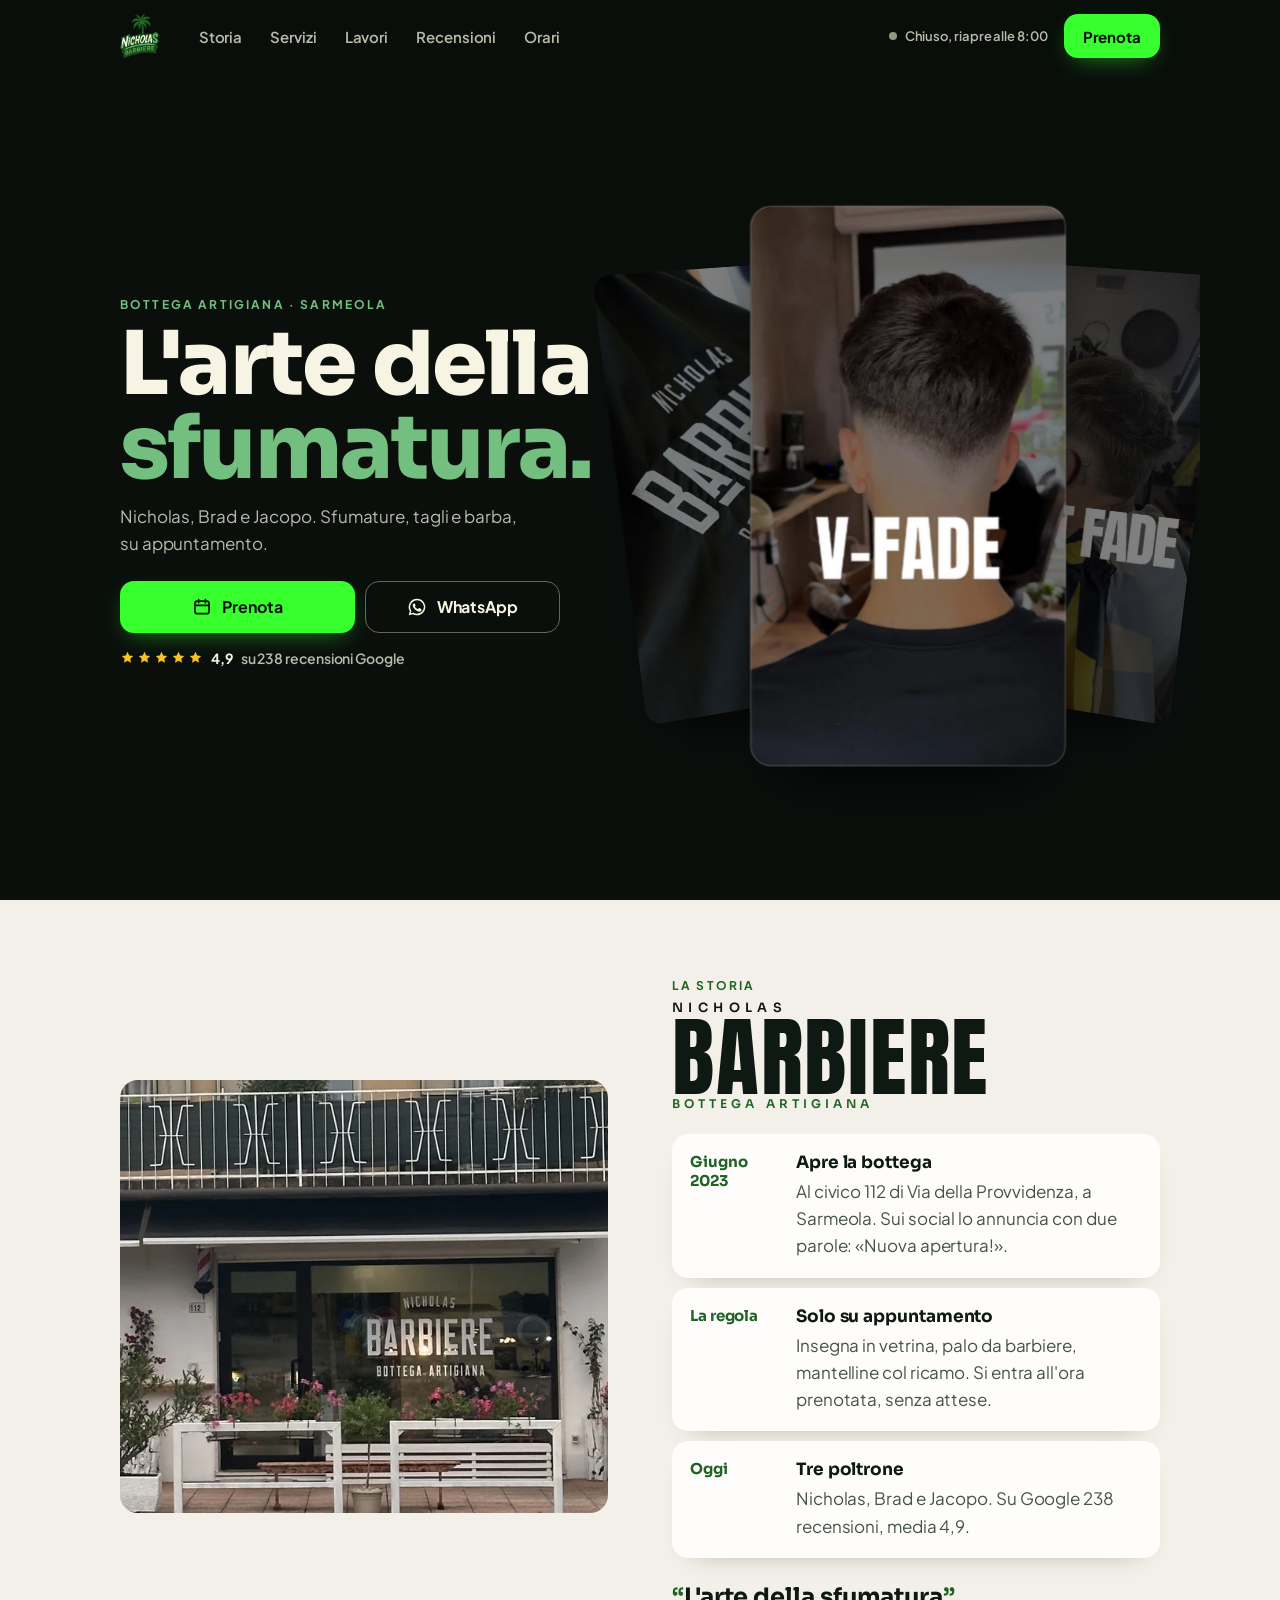
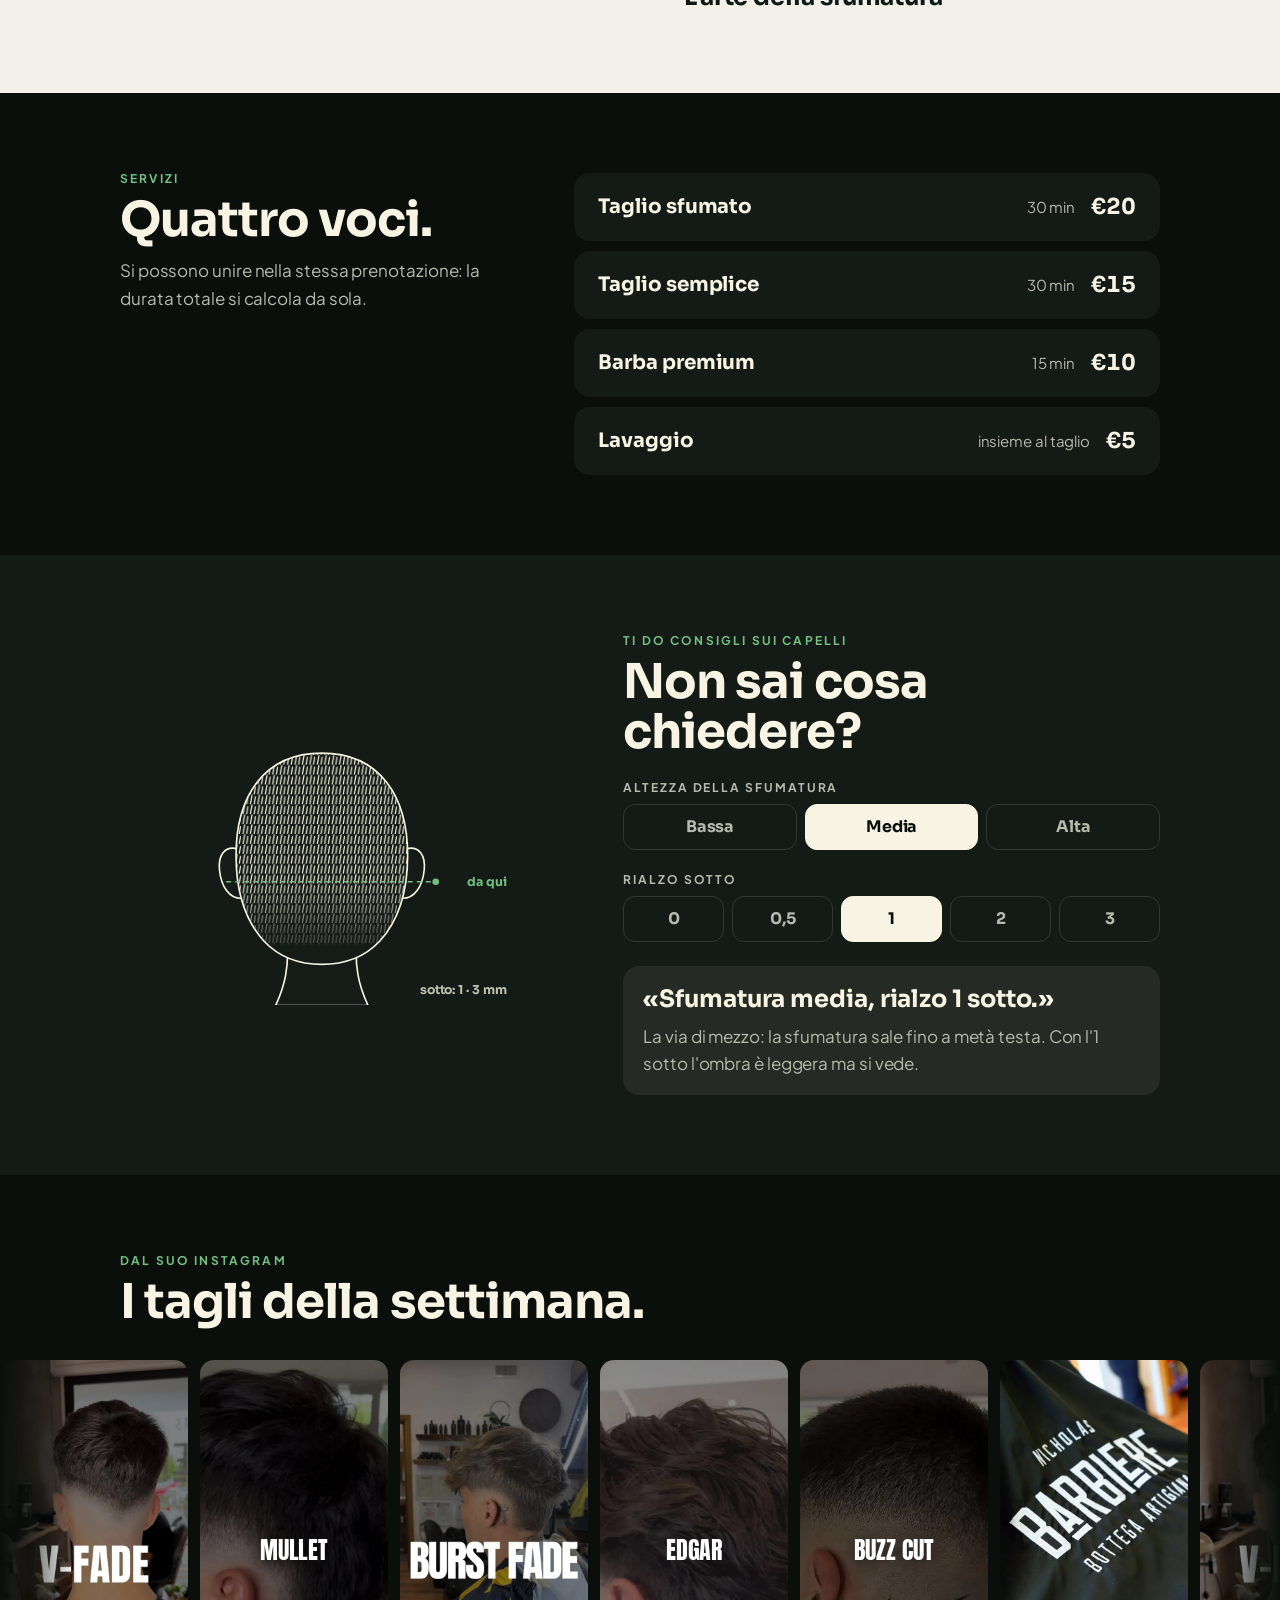
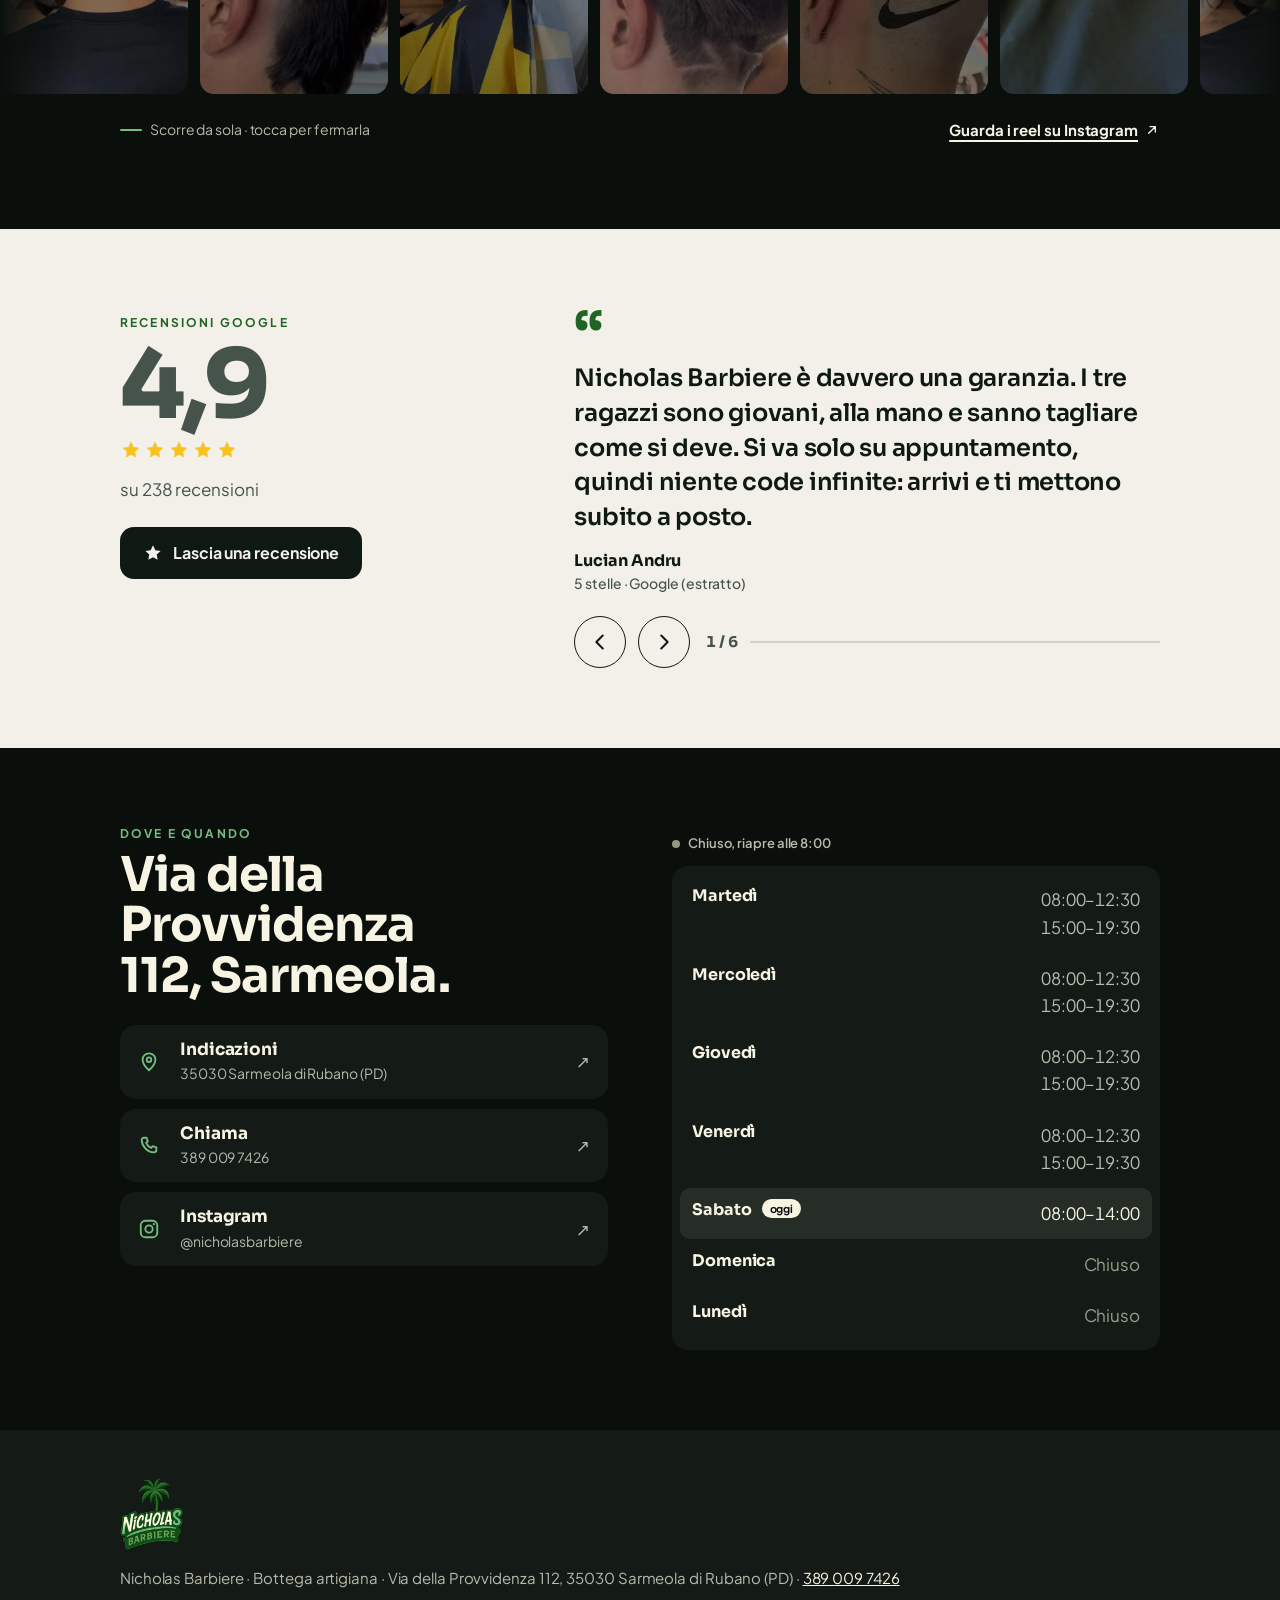
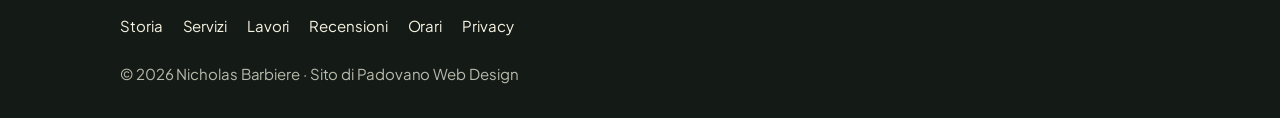
<file: index.html>
<!doctype html>
<html lang="it">
<head>
<meta charset="utf-8">
<meta name="viewport" content="width=device-width, initial-scale=1, viewport-fit=cover">
<title>Nicholas Barbiere · Barbiere e sfumature a Sarmeola di Rubano</title>
<meta name="description" content="Barbiere a Sarmeola di Rubano, Padova ovest: sfumature, tagli e barba. Nicholas, Brad e Jacopo in Via della Provvidenza 112, su appuntamento. Prenota online.">
<meta name="robots" content="noindex, nofollow">
<meta name="theme-color" content="#0B100C">
<link rel="canonical" href="https://chripav09-del.github.io/NicholasBarbiere/">
<meta property="og:type" content="website">
<meta property="og:locale" content="it_IT">
<meta property="og:title" content="Nicholas Barbiere · L'arte della sfumatura">
<meta property="og:description" content="Bottega artigiana a Sarmeola di Rubano. Sfumature, tagli e barba, su appuntamento.">
<meta property="og:image" content="https://chripav09-del.github.io/NicholasBarbiere/assets/site/og-nicholas-barbiere.jpg">
<meta property="og:image:width" content="1200">
<meta property="og:image:height" content="630">
<meta property="og:image:alt" content="Logo Nicholas Barbiere e tre tagli dal suo Instagram">
<meta name="twitter:card" content="summary_large_image">
<link rel="icon" type="image/png" sizes="32x32" href="favicon-32.png">
<link rel="icon" type="image/png" sizes="192x192" href="icon-192.png">
<link rel="apple-touch-icon" href="apple-touch-icon.png">
<link rel="preload" href="fonts/sora-latin-var.woff2" as="font" type="font/woff2" crossorigin>
<link rel="preload" href="fonts/plus-jakarta-sans-latin-var.woff2" as="font" type="font/woff2" crossorigin>
<script>document.documentElement.classList.add("js");setTimeout(function(){if(!window.NB_IN)document.documentElement.classList.add("safe")},1000);</script>
<link rel="stylesheet" href="css/style.css?v=8">
<script src="js/main.js?v=8" defer></script>
<script type="application/ld+json">
{
  "@context": "https://schema.org",
  "@type": "BarberShop",
  "name": "Nicholas Barbiere",
  "alternateName": "Nicholas Barbiere - Bottega Artigiana",
  "slogan": "L'arte della sfumatura",
  "url": "https://chripav09-del.github.io/NicholasBarbiere/",
  "logo": "https://chripav09-del.github.io/NicholasBarbiere/assets/site/logo-nicholas-barbiere-440.webp",
  "image": "https://chripav09-del.github.io/NicholasBarbiere/assets/site/bottega-vetrina-620.webp",
  "telephone": "+393890097426",
  "address": {
    "@type": "PostalAddress",
    "streetAddress": "Via della Provvidenza, 112",
    "addressLocality": "Sarmeola di Rubano",
    "addressRegion": "PD",
    "postalCode": "35030",
    "addressCountry": "IT"
  },
  "geo": { "@type": "GeoCoordinates", "latitude": 45.4205008, "longitude": 11.8159231 },
  "hasMap": "https://www.google.com/maps/search/?api=1&query=Nicholas+Barbiere+Via+della+Provvidenza+112+Sarmeola",
  "openingHoursSpecification": [
    { "@type": "OpeningHoursSpecification", "dayOfWeek": ["Tuesday","Wednesday","Thursday","Friday"], "opens": "08:00", "closes": "12:30" },
    { "@type": "OpeningHoursSpecification", "dayOfWeek": ["Tuesday","Wednesday","Thursday","Friday"], "opens": "15:00", "closes": "19:30" },
    { "@type": "OpeningHoursSpecification", "dayOfWeek": "Saturday", "opens": "08:00", "closes": "14:00" }
  ],
  "makesOffer": [
    { "@type": "Offer", "itemOffered": { "@type": "Service", "name": "Taglio sfumato" }, "price": "20", "priceCurrency": "EUR" },
    { "@type": "Offer", "itemOffered": { "@type": "Service", "name": "Taglio semplice" }, "price": "15", "priceCurrency": "EUR" },
    { "@type": "Offer", "itemOffered": { "@type": "Service", "name": "Barba premium" }, "price": "10", "priceCurrency": "EUR" },
    { "@type": "Offer", "itemOffered": { "@type": "Service", "name": "Lavaggio" }, "price": "5", "priceCurrency": "EUR" }
  ],
  "potentialAction": { "@type": "ReserveAction", "target": "https://rispondi.up.railway.app/s/Nicholas_barbiere" },
  "sameAs": [
    "https://www.instagram.com/nicholasbarbiere/",
    "https://www.tiktok.com/@nicholasbarbiere",
    "https://www.facebook.com/people/Nicholas-Barbiere/100094113782139/"
  ]
}
</script>
</head>
<body>
<svg width="0" height="0" style="position:absolute" aria-hidden="true">
  <symbol id="i-wa" viewBox="0 0 24 24"><path fill="currentColor" d="M12 2a10 10 0 0 0-8.6 15.1L2 22l5-1.3A10 10 0 1 0 12 2Zm0 18.2a8.2 8.2 0 0 1-4.2-1.2l-.3-.2-3 .8.8-2.9-.2-.3A8.2 8.2 0 1 1 12 20.2Zm4.5-6.1c-.2-.1-1.5-.7-1.7-.8-.2-.1-.4-.1-.6.1l-.8 1c-.1.2-.3.2-.5.1a6.7 6.7 0 0 1-3.3-2.9c-.3-.4.3-.4.7-1.3.1-.2 0-.3 0-.4l-.8-1.8c-.2-.5-.4-.4-.6-.4h-.5a1 1 0 0 0-.7.3 3 3 0 0 0-.9 2.2 5.2 5.2 0 0 0 1.1 2.7 11.8 11.8 0 0 0 4.5 4c1.7.7 2.3.8 3.2.6.5-.1 1.5-.6 1.7-1.2.2-.6.2-1.1.2-1.2-.1-.1-.3-.2-.5-.3Z"/></symbol>
  <symbol id="i-star" viewBox="0 0 24 24"><path fill="currentColor" d="m12 2.8 2.8 5.8 6.3.9-4.6 4.4 1.1 6.3L12 17.2l-5.6 3 1.1-6.3L2.9 9.5l6.3-.9L12 2.8Z"/></symbol>
  <symbol id="i-cal" viewBox="0 0 24 24"><rect x="3.5" y="5" width="17" height="15" rx="3" fill="none" stroke="currentColor" stroke-width="2"/><path d="M8 3v4M16 3v4M3.5 10h17" stroke="currentColor" stroke-width="2" stroke-linecap="round"/></symbol>
  <symbol id="i-pin" viewBox="0 0 24 24"><path d="M12 21s7-6.2 7-11.5A7 7 0 0 0 5 9.5C5 14.8 12 21 12 21Z" fill="none" stroke="currentColor" stroke-width="2"/><circle cx="12" cy="9.5" r="2.5" fill="none" stroke="currentColor" stroke-width="2"/></symbol>
  <symbol id="i-phone" viewBox="0 0 24 24"><path d="M6.6 3h2.8l1.4 4.2-2 1.3a11 11 0 0 0 5.7 5.7l1.3-2 4.2 1.4v2.8A2.6 2.6 0 0 1 17.4 19 14.4 14.4 0 0 1 4 5.6 2.6 2.6 0 0 1 6.6 3Z" fill="none" stroke="currentColor" stroke-width="2" stroke-linejoin="round"/></symbol>
  <symbol id="i-ig" viewBox="0 0 24 24"><rect x="3" y="3" width="18" height="18" rx="5" fill="none" stroke="currentColor" stroke-width="2"/><circle cx="12" cy="12" r="4" fill="none" stroke="currentColor" stroke-width="2"/><circle cx="17.3" cy="6.7" r="1.2" fill="currentColor"/></symbol>
  <symbol id="i-prev" viewBox="0 0 24 24"><path d="M15 5 8 12l7 7" fill="none" stroke="currentColor" stroke-width="2.2" stroke-linecap="round" stroke-linejoin="round"/></symbol>
  <symbol id="i-next" viewBox="0 0 24 24"><path d="m9 5 7 7-7 7" fill="none" stroke="currentColor" stroke-width="2.2" stroke-linecap="round" stroke-linejoin="round"/></symbol>
  <symbol id="i-out" viewBox="0 0 24 24"><path d="M7 17 17 7M9 7h8v8" fill="none" stroke="currentColor" stroke-width="2" stroke-linecap="round" stroke-linejoin="round"/></symbol>
</svg>

<a class="skip" href="#main">Vai al contenuto</a>

<header class="top">
  <div class="wrap">
    <a class="brand" href="#top" aria-label="Nicholas Barbiere, torna all'inizio">
      <img src="assets/site/logo-nicholas-barbiere-220.webp" width="220" height="250" alt="Logo Nicholas Barbiere: palma e scritta verde">
    </a>
    <nav class="nav" aria-label="Sezioni">
      <a href="#storia">Storia</a><a href="#servizi">Servizi</a><a href="#lavori">Lavori</a><a href="#recensioni">Recensioni</a><a href="#dove">Orari</a>
    </nav>
    <p class="status" data-status aria-live="polite"><span class="dot" aria-hidden="true"></span><span data-status-text>Mar–sab</span></p>
    <a class="btn btn-book" href="https://rispondi.up.railway.app/s/Nicholas_barbiere" target="_blank" rel="noopener">Prenota</a>
  </div>
</header>

<main id="main">
  <section class="hero" id="top" aria-labelledby="hero-t">
    <div class="stage" aria-label="Tre reel dal suo Instagram: tocca quelli ai lati per portarli davanti">
      <div class="fan intro">
        <figure class="reel" data-pos="l"><img src="assets/site/reel-mantellina-540.webp" width="540" height="960" alt="Mantellina nera con il ricamo Nicholas Barbiere, bottega artigiana"></figure>
        <figure class="reel" data-pos="c"><img src="assets/site/reel-v-fade-540.webp" width="540" height="960" alt="Reel V-fade: nuca con sfumatura a V" fetchpriority="high"></figure>
        <figure class="reel" data-pos="r"><img src="assets/site/reel-burst-fade-540.webp" width="540" height="960" alt="Reel Burst fade: sfumatura a semicerchio attorno all'orecchio"></figure>
      </div>
    </div>
    <div class="hero-text wrap">
      <p class="kicker">Bottega artigiana · Sarmeola</p>
      <h1 id="hero-t">L'arte della <span>sfumatura.</span></h1>
      <p class="lede">Nicholas, Brad e Jacopo. Sfumature, tagli e barba, su appuntamento.</p>
      <div class="hero-cta">
        <a class="btn btn-book" href="https://rispondi.up.railway.app/s/Nicholas_barbiere" target="_blank" rel="noopener"><svg aria-hidden="true"><use href="#i-cal"/></svg>Prenota</a>
        <a class="btn btn-line" href="https://wa.me/393890097426?text=Ciao%20Nicholas%2C%20vorrei%20prenotare%20un%20taglio." target="_blank" rel="noopener"><svg aria-hidden="true"><use href="#i-wa"/></svg>WhatsApp</a>
      </div>
      <a class="proof" href="#recensioni"><span class="stars" aria-hidden="true"><svg><use href="#i-star"/></svg><svg><use href="#i-star"/></svg><svg><use href="#i-star"/></svg><svg><use href="#i-star"/></svg><svg><use href="#i-star"/></svg></span><b>4,9</b> su 238 recensioni Google</a>
    </div>
  </section>

  <section class="sec paper" id="storia" aria-labelledby="storia-t">
    <div class="wrap story">
      <figure class="story-photo" data-in><img src="assets/site/bottega-vetrina-620.webp" width="620" height="550" loading="lazy" alt="La vetrina in Via della Provvidenza 112 con l'insegna Nicholas Barbiere, bottega artigiana, e il palo da barbiere"></figure>
      <div data-in>
        <p class="eyebrow">La storia</p>
        <h2 id="storia-t" class="sign"><small>Nicholas</small><strong>Barbiere</strong><span>Bottega artigiana</span></h2>
        <ol class="timeline">
          <li data-in><b>Giugno 2023</b><p><strong>Apre la bottega</strong>Al civico 112 di Via della Provvidenza, a Sarmeola. Sui social lo annuncia con due parole: «Nuova apertura!».</p></li>
          <li data-in><b>La regola</b><p><strong>Solo su appuntamento</strong>Insegna in vetrina, palo da barbiere, mantelline col ricamo. Si entra all'ora prenotata, senza attese.</p></li>
          <li data-in><b>Oggi</b><p><strong>Tre poltrone</strong>Nicholas, Brad e Jacopo. Su Google 238 recensioni, media 4,9.</p></li>
        </ol>
        <p class="motto">L'arte della sfumatura</p>
      </div>
    </div>
  </section>

  <section class="sec" id="servizi" aria-labelledby="servizi-t">
    <div class="wrap menu-wrap">
      <div class="head" data-in>
        <p class="eyebrow">Servizi</p>
        <h2 id="servizi-t">Quattro voci.</h2>
        <p class="sub">Si possono unire nella stessa prenotazione: la durata totale si calcola da sola.</p>
      </div>
      <ul class="menu" role="list">
        <li class="svc" data-in><span class="svc-name">Taglio sfumato</span><span class="svc-dur">30 min</span><span class="svc-price">€20</span></li>
        <li class="svc" data-in><span class="svc-name">Taglio semplice</span><span class="svc-dur">30 min</span><span class="svc-price">€15</span></li>
        <li class="svc" data-in><span class="svc-name">Barba premium</span><span class="svc-dur">15 min</span><span class="svc-price">€10</span></li>
        <li class="svc" data-in><span class="svc-name">Lavaggio</span><span class="svc-dur">insieme al taglio</span><span class="svc-price">€5</span></li>
      </ul>
    </div>
  </section>

  <section class="sec sec-2" id="consiglio" aria-labelledby="consiglio-t">
    <div class="wrap">
      <div class="advisor" id="consigliere" role="group" aria-label="Consigliere di sfumatura">
        <figure class="advisor-fig" data-in>
          <svg viewBox="-24 0 412 340" role="img" aria-labelledby="fig-t">
            <title id="fig-t">Nuca vista da dietro: la zona sfumata cambia con l'altezza e il rialzo scelti</title>
            <defs>
              <pattern id="hair" width="9" height="12" patternUnits="userSpaceOnUse">
                <path d="M1.5 11.5 3.4 1M6 11.5 7.4 3" stroke="#F6F3DF" stroke-width="1.4" stroke-linecap="round"/>
              </pattern>
              <linearGradient id="fg" x1="0" y1="0" x2="0" y2="1">
                <stop offset="0" stop-color="#fff" stop-opacity="1"/>
                <stop id="fg-end" offset="1" stop-color="#fff" stop-opacity=".3"/>
              </linearGradient>
              <clipPath id="head-clip">
                <path d="M160 34c70 0 104 52 104 124 0 46-12 80-34 104-17 18-38 28-70 28s-53-10-70-28c-22-24-34-58-34-104 0-72 34-124 104-124Z"/>
              </clipPath>
              <mask id="fade-mask" maskUnits="userSpaceOnUse" x="0" y="0" width="320" height="340">
                <rect id="fm-top" x="0" y="0" width="320" height="190" fill="#fff"/>
                <rect id="fm-grad" x="0" y="190" width="320" height="64" fill="url(#fg)"/>
                <rect id="fm-low" x="0" y="254" width="320" height="12" fill="#fff" fill-opacity=".3"/>
              </mask>
            </defs>
            <path d="M118 262c2 30-2 52-14 78h112c-12-26-16-48-14-78" fill="#151B16" stroke="#F6F3DF" stroke-width="2" stroke-linejoin="round"/>
            <path d="M58 150c-16-4-24 8-22 26 2 20 12 34 26 34" fill="#151B16" stroke="#F6F3DF" stroke-width="2" stroke-linecap="round"/>
            <path d="M262 150c16-4 24 8 22 26-2 20-12 34-26 34" fill="#151B16" stroke="#F6F3DF" stroke-width="2" stroke-linecap="round"/>
            <path d="M160 34c70 0 104 52 104 124 0 46-12 80-34 104-17 18-38 28-70 28s-53-10-70-28c-22-24-34-58-34-104 0-72 34-124 104-124Z" fill="#151B16"/>
            <g clip-path="url(#head-clip)">
              <rect x="40" y="20" width="240" height="246" fill="url(#hair)" mask="url(#fade-mask)"/>
            </g>
            <path d="M160 34c70 0 104 52 104 124 0 46-12 80-34 104-17 18-38 28-70 28s-53-10-70-28c-22-24-34-58-34-104 0-72 34-124 104-124Z" fill="none" stroke="#F6F3DF" stroke-width="2"/>
            <g id="fade-line" transform="translate(0 190)">
              <line x1="44" x2="296" y1="0" y2="0" stroke="#74BF80" stroke-width="2" stroke-dasharray="6 5"/>
              <circle cx="298" cy="0" r="4" fill="#74BF80"/>
              <text x="384" y="5" text-anchor="end" fill="#74BF80" font-family="Sora, sans-serif" font-weight="700" font-size="15">da qui</text>
            </g>
            <text id="fig-mm" x="384" y="326" text-anchor="end" fill="#BDC0AE" font-family="Sora, sans-serif" font-weight="700" font-size="15">sotto: 1 · 3 mm</text>
          </svg>
        </figure>
        <div class="advisor-controls" data-in>
          <div>
            <p class="eyebrow">Ti do consigli sui capelli</p>
            <h2 id="consiglio-t">Non sai cosa chiedere?</h2>
          </div>
          <fieldset class="choice">
            <legend>Altezza della sfumatura</legend>
            <div class="pills">
              <label class="pill"><input type="radio" name="altezza" value="bassa"><span>Bassa</span></label>
              <label class="pill"><input type="radio" name="altezza" value="media" checked><span>Media</span></label>
              <label class="pill"><input type="radio" name="altezza" value="alta"><span>Alta</span></label>
            </div>
          </fieldset>
          <fieldset class="choice">
            <legend>Rialzo sotto</legend>
            <div class="pills">
              <label class="pill"><input type="radio" name="rialzo" value="0"><span>0</span></label>
              <label class="pill"><input type="radio" name="rialzo" value="0.5"><span>0,5</span></label>
              <label class="pill"><input type="radio" name="rialzo" value="1" checked><span>1</span></label>
              <label class="pill"><input type="radio" name="rialzo" value="2"><span>2</span></label>
              <label class="pill"><input type="radio" name="rialzo" value="3"><span>3</span></label>
            </div>
          </fieldset>
          <div class="advice" aria-live="polite">
            <p class="advice-say" data-say>«Sfumatura media, rialzo 1 sotto.»</p>
            <p class="advice-tip" data-tip>La via di mezzo: la sfumatura sale fino a metà testa. Con l'1 sotto l'ombra è leggera ma si vede.</p>
          </div>
        </div>
      </div>
    </div>
  </section>

  <section class="sec" id="lavori" aria-labelledby="lavori-t">
    <div class="wrap head" data-in>
      <p class="eyebrow">Dal suo Instagram</p>
      <h2 id="lavori-t">I tagli della settimana.</h2>
    </div>
    <div class="strip" data-strip>
      <div class="strip-track">
        <figure class="clip"><img src="assets/site/reel-v-fade-540.webp" width="540" height="960" loading="lazy" alt="V-fade: sfumatura a V sulla nuca"></figure>
        <figure class="clip"><img src="assets/site/lavoro-mullet-680.webp" width="680" height="850" loading="lazy" alt="Mullet: lati sfumati e nuca lunga"><figcaption>Mullet</figcaption></figure>
        <figure class="clip"><img src="assets/site/reel-burst-fade-540.webp" width="540" height="960" loading="lazy" alt="Burst fade: sfumatura a semicerchio attorno all'orecchio"></figure>
        <figure class="clip"><img src="assets/site/lavoro-edgar-680.webp" width="680" height="850" loading="lazy" alt="Edgar: sopra mosso e sfumatura bassa con righe rasate"><figcaption>Edgar</figcaption></figure>
        <figure class="clip"><img src="assets/site/lavoro-buzz-cut-500.webp" width="500" height="625" loading="lazy" alt="Buzz cut con sfumatura e disegno rasato sopra l'orecchio"><figcaption>Buzz cut</figcaption></figure>
        <figure class="clip"><img src="assets/site/reel-mantellina-540.webp" width="540" height="960" loading="lazy" alt="Mantellina col ricamo Nicholas Barbiere"></figure>
        <!-- copia per il giro continuo -->
        <figure class="clip" aria-hidden="true"><img src="assets/site/reel-v-fade-540.webp" width="540" height="960" loading="lazy" alt=""></figure>
        <figure class="clip" aria-hidden="true"><img src="assets/site/lavoro-mullet-680.webp" width="680" height="850" loading="lazy" alt=""><figcaption>Mullet</figcaption></figure>
        <figure class="clip" aria-hidden="true"><img src="assets/site/reel-burst-fade-540.webp" width="540" height="960" loading="lazy" alt=""></figure>
        <figure class="clip" aria-hidden="true"><img src="assets/site/lavoro-edgar-680.webp" width="680" height="850" loading="lazy" alt=""><figcaption>Edgar</figcaption></figure>
        <figure class="clip" aria-hidden="true"><img src="assets/site/lavoro-buzz-cut-500.webp" width="500" height="625" loading="lazy" alt=""><figcaption>Buzz cut</figcaption></figure>
        <figure class="clip" aria-hidden="true"><img src="assets/site/reel-mantellina-540.webp" width="540" height="960" loading="lazy" alt=""></figure>
      </div>
    </div>
    <div class="wrap strip-foot">
      <p class="strip-hint"><i aria-hidden="true"></i>Scorre da sola · tocca per fermarla</p>
      <a class="link" href="https://www.instagram.com/nicholasbarbiere/" target="_blank" rel="noopener">Guarda i reel su Instagram <svg width="16" height="16" aria-hidden="true"><use href="#i-out"/></svg></a>
    </div>
  </section>

  <section class="sec paper" id="recensioni" aria-labelledby="recensioni-t">
    <div class="wrap rev">
      <div class="score" data-in>
        <p class="eyebrow">Recensioni Google</p>
        <h2 id="recensioni-t" class="visually-hidden">Recensioni</h2>
        <p class="score-n" style="margin-top:16px">4,9</p>
        <span class="stars" role="img" aria-label="4,9 stelle su 5"><svg aria-hidden="true"><use href="#i-star"/></svg><svg aria-hidden="true"><use href="#i-star"/></svg><svg aria-hidden="true"><use href="#i-star"/></svg><svg aria-hidden="true"><use href="#i-star"/></svg><svg aria-hidden="true"><use href="#i-star"/></svg></span>
        <p>su 238 recensioni</p>
        <a class="btn btn-ink" href="https://www.google.com/maps/place/Nicholas+Barbiere/@45.4205008,11.8159231,17z/data=!4m8!3m7!1s0x477ed9128d4d58b7:0x5f44ae5808e25d40!8m2!3d45.4205008!4d11.8159231!9m1!1b1!16s%2Fg%2F11kq89qxtj" target="_blank" rel="noopener"><svg aria-hidden="true"><use href="#i-star"/></svg>Lascia una recensione</a>
      </div>
      <div class="quote" data-quotes data-in>
        <div class="quote-track">
          <figure class="q is-on"><blockquote><p>Nicholas Barbiere è davvero una garanzia. I tre ragazzi sono giovani, alla mano e sanno tagliare come si deve. Si va solo su appuntamento, quindi niente code infinite: arrivi e ti mettono subito a posto.</p></blockquote><figcaption>Lucian Andru<span>5 stelle · Google (estratto)</span></figcaption></figure>
          <figure class="q"><blockquote><p>Ottima esperienza! Barbiere giovane, professionale e molto gentile. Ha capito subito il taglio che volevo e l'ha realizzato con precisione e cura.</p></blockquote><figcaption>Lorenzo Rea<span>5 stelle · Google (estratto)</span></figcaption></figure>
          <figure class="q"><blockquote><p>Ragazzi giovani e all'avanguardia sul taglio capelli, ambiente accogliente pulito e ordinato, prezzo adatto alla portata di tutti.</p></blockquote><figcaption>Francesco Lorini<span>5 stelle · Google (estratto)</span></figcaption></figure>
          <figure class="q"><blockquote><p>Professionale, attento ai dettagli e sempre aggiornato sulle ultime tendenze!</p></blockquote><figcaption>Simone Bodin<span>5 stelle · Google (estratto)</span></figcaption></figure>
          <figure class="q"><blockquote><p>Sono tre ragazzi favolosi , bravissimi, professionalità al top ,li consiglio vivamente</p></blockquote><figcaption>Giorgia artista<span>5 stelle · Google (estratto)</span></figcaption></figure>
          <figure class="q"><blockquote><p>Veramente i goat. Tutti e tre una garanzia</p></blockquote><figcaption>Filippo Parpajola<span>5 stelle · Google</span></figcaption></figure>
        </div>
        <div class="quote-nav">
          <button class="arrow" type="button" data-prev aria-label="Recensione precedente"><svg aria-hidden="true"><use href="#i-prev"/></svg></button>
          <button class="arrow" type="button" data-next aria-label="Recensione successiva"><svg aria-hidden="true"><use href="#i-next"/></svg></button>
          <span class="quote-count" data-count aria-live="polite">1 / 6</span>
          <span class="quote-bar" aria-hidden="true"><i data-qbar></i></span>
        </div>
      </div>
    </div>
  </section>

  <section class="sec" id="dove" aria-labelledby="dove-t">
    <div class="wrap where">
      <div data-in>
        <p class="eyebrow">Dove e quando</p>
        <h2 id="dove-t">Via della Provvidenza 112, Sarmeola.</h2>
        <ul class="contacts" role="list" style="margin-top:24px">
          <li data-in><a href="https://www.google.com/maps/search/?api=1&amp;query=Nicholas+Barbiere+Via+della+Provvidenza+112+Sarmeola" target="_blank" rel="noopener"><svg aria-hidden="true"><use href="#i-pin"/></svg><span><b>Indicazioni</b><small>35030 Sarmeola di Rubano (PD)</small></span><i aria-hidden="true">↗</i></a></li>
          <li data-in><a href="tel:+393890097426"><svg aria-hidden="true"><use href="#i-phone"/></svg><span><b>Chiama</b><small>389 009 7426</small></span><i aria-hidden="true">↗</i></a></li>
          <li data-in><a href="https://www.instagram.com/nicholasbarbiere/" target="_blank" rel="noopener"><svg aria-hidden="true"><use href="#i-ig"/></svg><span><b>Instagram</b><small>@nicholasbarbiere</small></span><i aria-hidden="true">↗</i></a></li>
        </ul>
      </div>
      <div data-in>
        <p class="status" data-status><span class="dot" aria-hidden="true"></span><span data-status-text>Mar–sab</span></p>
        <ul class="hours" role="list">
          <li class="day" data-day="2"><b>Martedì</b><span>08:00–12:30<br>15:00–19:30</span></li>
          <li class="day" data-day="3"><b>Mercoledì</b><span>08:00–12:30<br>15:00–19:30</span></li>
          <li class="day" data-day="4"><b>Giovedì</b><span>08:00–12:30<br>15:00–19:30</span></li>
          <li class="day" data-day="5"><b>Venerdì</b><span>08:00–12:30<br>15:00–19:30</span></li>
          <li class="day" data-day="6"><b>Sabato</b><span>08:00–14:00</span></li>
          <li class="day closed" data-day="0"><b>Domenica</b><span>Chiuso</span></li>
          <li class="day closed" data-day="1"><b>Lunedì</b><span>Chiuso</span></li>
        </ul>
      </div>
    </div>
  </section>
</main>

<footer class="foot">
  <div class="wrap">
    <img src="assets/site/logo-nicholas-barbiere-220.webp" width="220" height="250" alt="Nicholas Barbiere" loading="lazy">
    <p>Nicholas Barbiere · Bottega artigiana · Via della Provvidenza 112, 35030 Sarmeola di Rubano (PD) · <a href="tel:+393890097426">389 009 7426</a></p>
    <nav aria-label="Link utili">
      <a href="#storia">Storia</a><a href="#servizi">Servizi</a><a href="#lavori">Lavori</a><a href="#recensioni">Recensioni</a><a href="#dove">Orari</a><a href="privacy.html">Privacy</a>
    </nav>
    <p>© <span data-year>2026</span> Nicholas Barbiere · Sito di Padovano Web Design</p>
  </div>
</footer>

<nav class="bar" aria-label="Azioni rapide">
  <div class="bar-in">
    <a class="btn btn-book" href="https://rispondi.up.railway.app/s/Nicholas_barbiere" target="_blank" rel="noopener"><svg aria-hidden="true"><use href="#i-cal"/></svg>Prenota</a>
    <a class="btn btn-line" href="https://wa.me/393890097426?text=Ciao%20Nicholas%2C%20vorrei%20prenotare%20un%20taglio." target="_blank" rel="noopener"><svg aria-hidden="true"><use href="#i-wa"/></svg>WhatsApp</a>
  </div>
</nav>
</body>
</html>
</file>
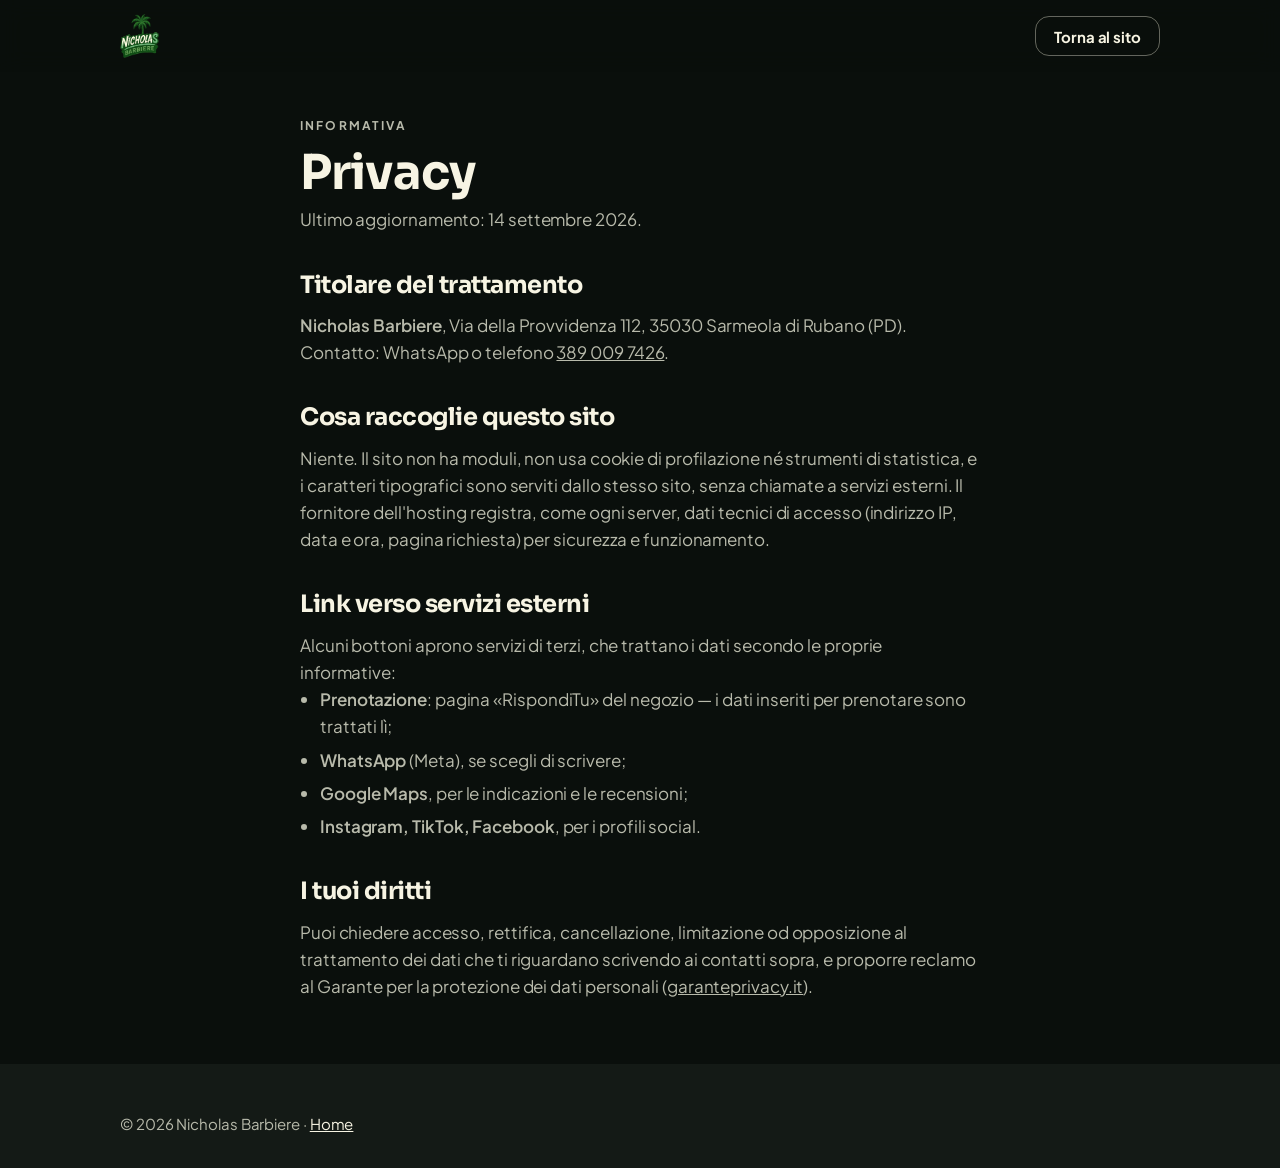
<file: privacy.html>
<!doctype html>
<html lang="it">
<head>
<meta charset="utf-8">
<meta name="viewport" content="width=device-width, initial-scale=1, viewport-fit=cover">
<title>Privacy · Nicholas Barbiere</title>
<meta name="description" content="Informativa privacy del sito di Nicholas Barbiere, Sarmeola di Rubano.">
<meta name="robots" content="noindex, nofollow">
<meta name="theme-color" content="#09110B">
<meta property="og:title" content="Privacy · Nicholas Barbiere">
<meta property="og:image" content="https://chripav09-del.github.io/NicholasBarbiere/assets/site/og-nicholas-barbiere.jpg">
<link rel="icon" type="image/png" sizes="32x32" href="favicon-32.png">
<link rel="apple-touch-icon" href="apple-touch-icon.png">
<link rel="canonical" href="https://chripav09-del.github.io/NicholasBarbiere/privacy.html">
<link rel="stylesheet" href="css/style.css?v=5">
<style>
  body{padding-bottom:0}
  .legal{padding-block:48px 64px;max-width:760px}
  .legal h1{font-size:var(--t-h2);line-height:1.05;margin:16px 0 8px}
  .legal h2{font-size:var(--t-h3);margin:32px 0 8px}
  .legal p,.legal li{color:var(--muted)}
  .legal p+p{margin-top:12px}
  .legal ul{list-style:disc;padding-left:20px;display:grid;gap:6px}
  .legal a{color:var(--secondary)}
  .legal strong{color:var(--text);font-weight:600}
</style>
</head>
<body>
<header class="top">
  <div class="wrap">
    <a class="brand" href="index.html" aria-label="Nicholas Barbiere, torna alla home"><img src="assets/site/logo-nicholas-barbiere-220.webp" width="220" height="250" alt="Logo Nicholas Barbiere"></a>
    <a class="btn btn-line" href="index.html" style="display:inline-flex;margin-left:auto;min-height:40px">Torna al sito</a>
  </div>
</header>
<main class="wrap legal">
  <p class="kicker">Informativa</p>
  <h1>Privacy</h1>
  <p>Ultimo aggiornamento: 14 settembre 2026.</p>

  <h2>Titolare del trattamento</h2>
  <p><strong>Nicholas Barbiere</strong>, Via della Provvidenza 112, 35030 Sarmeola di Rubano (PD). Contatto: WhatsApp o telefono <a href="tel:+393890097426">389 009 7426</a>.</p>

  <h2>Cosa raccoglie questo sito</h2>
  <p>Niente. Il sito non ha moduli, non usa cookie di profilazione né strumenti di statistica, e i caratteri tipografici sono serviti dallo stesso sito, senza chiamate a servizi esterni. Il fornitore dell'hosting registra, come ogni server, dati tecnici di accesso (indirizzo IP, data e ora, pagina richiesta) per sicurezza e funzionamento.</p>

  <h2>Link verso servizi esterni</h2>
  <p>Alcuni bottoni aprono servizi di terzi, che trattano i dati secondo le proprie informative:</p>
  <ul>
    <li><strong>Prenotazione</strong>: pagina «RispondiTu» del negozio — i dati inseriti per prenotare sono trattati lì;</li>
    <li><strong>WhatsApp</strong> (Meta), se scegli di scrivere;</li>
    <li><strong>Google Maps</strong>, per le indicazioni e le recensioni;</li>
    <li><strong>Instagram, TikTok, Facebook</strong>, per i profili social.</li>
  </ul>

  <h2>I tuoi diritti</h2>
  <p>Puoi chiedere accesso, rettifica, cancellazione, limitazione od opposizione al trattamento dei dati che ti riguardano scrivendo ai contatti sopra, e proporre reclamo al Garante per la protezione dei dati personali (<a href="https://www.garanteprivacy.it" target="_blank" rel="noopener">garanteprivacy.it</a>).</p>
</main>
<footer class="foot">
  <div class="wrap"><p>© 2026 Nicholas Barbiere · <a href="index.html">Home</a></p></div>
</footer>
</body>
</html>
</file>
<file: css/style.css>
/* Nicholas Barbiere — stesura 3: notte + carta della bottega, il verde neon solo per l'azione. Valori in BRAND-KIT.md */
@font-face{font-family:"Sora";src:url("../fonts/sora-latin-var.woff2") format("woff2");font-weight:500 800;font-display:swap}
@font-face{font-family:"Plus Jakarta Sans";src:url("../fonts/plus-jakarta-sans-latin-var.woff2") format("woff2");font-weight:400 700;font-display:swap}
@font-face{font-family:"Plus Jakarta Sans";src:url("../fonts/plus-jakarta-sans-latin-italic-400.woff2") format("woff2");font-weight:400;font-style:italic;font-display:swap}
@font-face{font-family:"Anton";src:url("../fonts/anton-latin-400.woff2") format("woff2");font-weight:400;font-display:swap}

:root{
  /* notte */
  --night:hsl(140 18% 5%);
  --night-2:hsl(138 14% 9%);
  --cream:hsl(52 55% 93%);
  --muted:hsl(70 10% 70%);
  --line:hsl(52 55% 93% / .13);
  /* carta (fondo chiaro, come l'insegna bianca e nera) */
  --paper:hsl(48 28% 93%);
  --paper-2:hsl(46 22% 88%);
  --ink:hsl(140 25% 8%);
  --ink-muted:hsl(140 8% 30%);
  --line-paper:hsl(140 25% 8% / .14);
  /* marca */
  --green:hsl(123 51% 26%);      /* palma del logo */
  --green-deep:hsl(127 68% 18%); /* badge del logo */
  --mint:hsl(130 37% 60%);       /* S del logo */
  --neon:hsl(117 100% 59%);      /* bottone della sua prenotazione */

  --f-display:"Sora","Plus Jakarta Sans",system-ui,sans-serif;
  --f-body:"Plus Jakarta Sans",system-ui,-apple-system,"Segoe UI",sans-serif;
  --f-sign:"Anton","Sora",Impact,sans-serif;
  --t-display:clamp(2.5rem,9vw,5.5rem);
  --t-h2:clamp(1.75rem,5vw,3rem);
  --t-h3:clamp(1.25rem,3vw,1.5rem);
  --t-body:1.0625rem;
  --t-small:.9375rem;

  --s1:8px;--s2:16px;--s3:24px;--s4:32px;--s6:48px;--s8:64px;--s10:80px;
  --gutter:20px;
  --r:14px;
  --e-out:cubic-bezier(0.23,1,0.32,1);
  --e-press:cubic-bezier(0.4,0,0.2,1);
  --e-spring:cubic-bezier(0.16,1,0.3,1);
  --header-h:60px;
  --bar-h:76px;
}

*,*::before,*::after{box-sizing:border-box}
html{-webkit-text-size-adjust:100%;scroll-behavior:smooth;scroll-padding-top:calc(var(--header-h) + 8px);background:var(--night)}
body{margin:0;background:var(--night);color:var(--cream);font:400 var(--t-body)/1.6 var(--f-body);letter-spacing:-.005em;-webkit-font-smoothing:antialiased;overflow-x:hidden;padding-bottom:calc(var(--bar-h) + env(safe-area-inset-bottom))}
img,video{max-width:100%;display:block;height:auto}
a{color:inherit}
h1,h2,h3{font-family:var(--f-display);margin:0;letter-spacing:-.02em;text-wrap:balance}
p{margin:0}
ul,ol{margin:0;padding:0;list-style:none}
button{font:inherit;color:inherit}
:focus-visible{outline:2px solid var(--neon);outline-offset:3px;border-radius:8px}
.paper :focus-visible{outline-color:var(--green)}
.visually-hidden{position:absolute!important;width:1px;height:1px;overflow:hidden;clip:rect(0 0 0 0);white-space:nowrap}
.skip{position:absolute;left:8px;top:-60px;z-index:100;background:var(--neon);color:var(--night);padding:10px 14px;border-radius:10px;font-weight:700;text-decoration:none}
.skip:focus{top:8px}
.wrap{width:100%;max-width:1120px;margin-inline:auto;padding-inline:var(--gutter)}

/* ---------- bottoni: uno pieno (azione), uno a filo ---------- */
.btn{display:inline-flex;align-items:center;justify-content:center;gap:10px;min-height:52px;padding:0 22px;border-radius:var(--r);font:700 1rem/1 var(--f-body);text-decoration:none;border:1.5px solid transparent;cursor:pointer;white-space:nowrap;-webkit-tap-highlight-color:transparent;touch-action:manipulation;transition:background-color 180ms ease-out,border-color 180ms ease-out,color 180ms ease-out,box-shadow 180ms ease-out,transform 100ms var(--e-press)}
.btn:active{transform:scale(.97)}
.btn svg{width:20px;height:20px;flex:none}
.btn-book{background:var(--neon);color:var(--night);box-shadow:0 8px 24px -10px hsl(117 100% 59% / .6)}
.btn-book:hover{background:hsl(117 100% 66%)}
.btn-line{background:transparent;color:var(--cream);border-color:hsl(52 55% 93% / .38)}
.btn-line:hover{border-color:var(--cream)}
.btn-ink{background:var(--ink);color:var(--paper)}
.btn-ink:hover{background:var(--green-deep)}
.btn-ghost{background:transparent;color:var(--cream);border-color:hsl(52 55% 93% / .38)}
.link{display:inline-flex;align-items:center;gap:6px;font:700 var(--t-small)/1.3 var(--f-body);text-decoration:underline;text-underline-offset:4px;text-decoration-thickness:1.5px;padding:10px 0}
.link:hover{text-decoration-color:var(--neon)}

/* ---------- testata ---------- */
.top{position:sticky;top:0;z-index:40;height:var(--header-h);background:hsl(140 18% 5% / .82);backdrop-filter:blur(12px) saturate(140%);-webkit-backdrop-filter:blur(12px) saturate(140%)}
.top .wrap{height:100%;display:flex;align-items:center;gap:16px}
.brand{display:flex;flex:none;border-radius:8px}
.brand img{height:44px;width:auto}
.nav{display:none}
.status{display:inline-flex;align-items:center;gap:8px;margin-left:auto;font:600 .8125rem/1 var(--f-body);color:var(--muted);white-space:nowrap}
.status .dot{width:8px;height:8px;border-radius:50%;background:hsl(70 10% 55%);flex:none}
.status.is-open{color:var(--cream)}
.status.is-open .dot{background:var(--neon);box-shadow:0 0 8px var(--neon)}
.top .btn{display:none}

/* ---------- hero ---------- */
.hero{position:relative;min-height:calc(100svh - var(--header-h));display:grid;grid-template-rows:auto 1fr;overflow:hidden;padding-top:24px}
.stage{--ch:clamp(280px,44svh,440px);position:relative;height:var(--ch);perspective:1100px;touch-action:pan-y;user-select:none;-webkit-user-select:none}
.fan{position:absolute;inset:0;transform-style:preserve-3d;transform:rotateX(var(--rx,0deg)) rotateY(var(--ry,0deg));transition:transform 300ms var(--e-out)}
.reel{--cw:calc(var(--ch) * 9 / 16);position:absolute;left:50%;top:0;width:var(--cw);height:var(--ch);margin:0 0 0 calc(var(--cw) / -2);border-radius:20px;overflow:hidden;background:var(--night-2);box-shadow:0 30px 60px -28px #000;transition:transform 420ms var(--e-spring),filter 420ms var(--e-spring);cursor:pointer;-webkit-tap-highlight-color:transparent}
.reel img{width:100%;height:100%;object-fit:cover;pointer-events:none}
/* entrata: le carte laterali escono da dietro quella centrale (finisce aperta anche se il JS tarda) */
.fan.intro .reel[data-pos="l"],.fan.intro .reel[data-pos="r"]{animation:fan-in 560ms var(--e-spring) 120ms both}
@keyframes fan-in{from{transform:translateZ(0) scale(.9);filter:brightness(.5)}}
.reel[data-pos="c"]{transform:translateZ(40px);z-index:3;cursor:default;outline:1px solid hsl(52 55% 93% / .25);outline-offset:-1px}
.reel[data-pos="l"]{transform:translateX(-56%) translateZ(-60px) rotateZ(-7deg) rotateY(14deg) scale(.86);z-index:2;filter:brightness(.5) saturate(.8)}
.reel[data-pos="r"]{transform:translateX(56%) translateZ(-60px) rotateZ(7deg) rotateY(-14deg) scale(.86);z-index:2;filter:brightness(.5) saturate(.8)}
.hero-text{position:relative;z-index:5;margin-top:calc(var(--s8) * -1);padding-top:var(--s6);padding-bottom:var(--s4);background:linear-gradient(180deg,transparent 0,hsl(140 18% 5% / .85) 44px,var(--night) 110px)}
.kicker{font:700 .75rem/1 var(--f-body);text-transform:uppercase;letter-spacing:.18em;color:var(--mint)}
.hero h1{font-size:var(--t-display);font-weight:800;line-height:.95;margin-top:12px}
.hero h1 span{color:var(--mint)}
.hero .lede{margin-top:12px;max-width:34ch;color:var(--muted)}
.hero-cta{display:grid;grid-template-columns:1.2fr 1fr;gap:10px;margin-top:var(--s3);max-width:440px}
.proof{display:inline-flex;align-items:center;gap:8px;margin-top:var(--s2);font:600 .875rem/1.3 var(--f-body);color:var(--muted);text-decoration:none}
.proof b{color:var(--cream)}
.proof:hover{color:var(--cream)}
.stars{display:inline-flex;gap:2px;color:hsl(45 95% 55%)}
.stars svg{width:15px;height:15px}

/* ---------- sezioni ---------- */
.sec{padding-block:var(--s8)}
.sec-2{background:var(--night-2)}
.paper{background:var(--paper);color:var(--ink)}
.eyebrow{font:700 .75rem/1 var(--f-body);text-transform:uppercase;letter-spacing:.18em;color:var(--mint)}
.paper .eyebrow{color:var(--green)}
.sec h2{font-size:var(--t-h2);font-weight:700;line-height:1.05;margin-top:10px}
.sub{color:var(--muted);margin-top:12px;max-width:48ch}
.paper .sub{color:var(--ink-muted)}
.head{margin-bottom:var(--s4)}

/* ---------- la storia ---------- */
.story{display:grid;gap:var(--s4)}
.story-photo{margin:0;border-radius:18px;overflow:hidden;aspect-ratio:620/550;background:var(--paper-2)}
.story-photo img{width:100%;height:100%;object-fit:cover}
.sign{display:grid;justify-items:start;gap:2px;margin:var(--s2) 0 var(--s3)}
.sign small{font:600 .8rem/1 var(--f-display);letter-spacing:.42em;text-transform:uppercase}
.sign strong{font:400 clamp(3.25rem,15vw,5.5rem)/.9 var(--f-sign);letter-spacing:.02em;text-transform:uppercase}
.sign span{font:600 .75rem/1 var(--f-display);letter-spacing:.34em;text-transform:uppercase;color:var(--green)}
.timeline{display:grid;gap:10px}
.timeline li{display:grid;grid-template-columns:92px 1fr;gap:14px;padding:18px;border-radius:16px;background:hsl(48 60% 99%);box-shadow:0 12px 28px -22px hsl(140 25% 8% / .45)}
.timeline b{font:700 .9375rem/1.3 var(--f-display);color:var(--green)}
.timeline p{color:var(--ink-muted)}
.timeline strong{display:block;color:var(--ink);font:700 1.0625rem/1.3 var(--f-display);margin-bottom:4px}
.motto{margin-top:var(--s3);font:700 var(--t-h3)/1.3 var(--f-display);color:var(--ink)}
.motto::before{content:"“";color:var(--green)}
.motto::after{content:"”";color:var(--green)}

/* ---------- servizi ---------- */
.menu{display:grid;gap:10px}
.svc{display:grid;grid-template-columns:1fr auto;align-items:center;gap:4px 16px;padding:18px 20px;border-radius:16px;background:var(--night-2);transition:background-color 180ms ease-out,transform 180ms var(--e-out)}
.svc:hover{background:hsl(138 14% 12%)}
.svc-name{font:700 1.25rem/1.2 var(--f-display)}
.svc-dur{grid-column:1;font-size:var(--t-small);color:var(--muted)}
.svc-price{grid-column:2;grid-row:1 / span 2;align-self:center;font:700 1.375rem/1 var(--f-display);font-variant-numeric:tabular-nums}
.menu-note{margin-top:var(--s2);color:var(--muted);font-size:var(--t-small)}

/* ---------- consigliere ---------- */
.advisor{display:grid;gap:var(--s3)}
.advisor-fig{margin:0}
.advisor-fig svg{display:block;width:100%;max-width:min(260px,64vw);height:auto;margin-inline:auto}
.advisor-controls{display:grid;gap:var(--s3)}
.choice{border:0;margin:0;padding:0;min-width:0}
.choice legend{font:700 .75rem/1 var(--f-body);text-transform:uppercase;letter-spacing:.16em;color:var(--muted);margin-bottom:10px;padding:0}
.pills{display:flex;gap:8px}
.pill{flex:1;position:relative}
.pill input{position:absolute;opacity:0;inset:0;margin:0;cursor:pointer}
.pill span{display:grid;place-items:center;min-height:46px;border:1px solid var(--line);border-radius:12px;font:700 1rem/1 var(--f-display);color:var(--muted);transition:border-color 180ms ease-out,color 180ms ease-out,background-color 180ms ease-out,transform 100ms var(--e-press)}
.pill input:hover+span{border-color:hsl(52 55% 93% / .4);color:var(--cream)}
.pill input:checked+span{background:var(--cream);border-color:var(--cream);color:var(--night)}
.pill input:active+span{transform:scale(.97)}
.pill input:focus-visible+span{outline:2px solid var(--neon);outline-offset:3px}
.advice{padding:18px 20px;border-radius:16px;background:hsl(52 55% 93% / .07)}
.advice-say{font:700 var(--t-h3)/1.3 var(--f-display)}
.advice-tip{margin-top:8px;color:var(--muted)}
.advice-say,.advice-tip{transition:opacity 120ms ease-out}
.advice.is-swap .advice-say,.advice.is-swap .advice-tip{opacity:.35}

/* ---------- lavori: striscia che scorre da sola ---------- */
.strip{position:relative;overflow:hidden;-webkit-mask-image:linear-gradient(90deg,transparent,#000 6%,#000 94%,transparent);mask-image:linear-gradient(90deg,transparent,#000 6%,#000 94%,transparent)}
.strip-track{display:flex;gap:12px;width:max-content;animation:strip 48s linear infinite}
.strip:hover .strip-track,.strip.is-paused .strip-track{animation-play-state:paused}
@keyframes strip{to{transform:translateX(calc(-50% - 6px))}}
.clip{position:relative;flex:none;width:148px;aspect-ratio:9/16;margin:0;border-radius:14px;overflow:hidden;background:var(--night-2)}
.clip img{width:100%;height:100%;object-fit:cover}
.clip figcaption{position:absolute;left:0;right:0;top:57%;transform:translateY(-50%);text-align:center;font:400 1.5rem/1 var(--f-sign);color:#fff;text-transform:uppercase;text-shadow:0 2px 14px hsl(0 0% 0% / .5)}
.strip-foot{display:flex;flex-wrap:wrap;align-items:center;justify-content:space-between;gap:8px 16px;margin-top:var(--s2)}
.strip-hint{display:inline-flex;align-items:center;gap:8px;font-size:.875rem;color:var(--muted)}
.strip-hint i{display:inline-block;width:22px;height:2px;border-radius:2px;background:var(--mint);position:relative;overflow:hidden}
.strip-hint i::after{content:"";position:absolute;inset:0;background:var(--cream);transform:translateX(-100%);animation:hint 1.8s ease-in-out infinite}
@keyframes hint{to{transform:translateX(100%)}}

/* ---------- recensioni ---------- */
.rev{display:grid;gap:var(--s4)}
.score-n{font:800 clamp(4rem,16vw,6rem)/.85 var(--f-display);letter-spacing:-.04em}
.score .stars{margin-top:12px}
.score .stars svg{width:22px;height:22px}
.score p{margin-top:8px;color:var(--ink-muted)}
.score .btn{margin-top:var(--s3)}
.quote{position:relative;padding-top:var(--s1)}
.quote-track{display:grid}
.q{grid-area:1/1;margin:0;opacity:0;visibility:hidden;transform:translateY(8px);transition:opacity 240ms var(--e-out),transform 240ms var(--e-out),visibility 0s 240ms}
.q.is-on{opacity:1;visibility:visible;transform:none;transition:opacity 240ms var(--e-out),transform 240ms var(--e-out)}
.q blockquote{margin:0}
.q blockquote p{font:600 clamp(1.1875rem,3.2vw,1.5rem)/1.45 var(--f-display);letter-spacing:-.01em}
.q blockquote p::before{content:"“";display:block;font:800 3.5rem/.6 var(--f-display);color:var(--green);margin-bottom:10px}
.q figcaption{margin-top:var(--s2);font:700 1rem/1.3 var(--f-display)}
.q figcaption span{display:block;font:500 .875rem/1.3 var(--f-body);color:var(--ink-muted);margin-top:2px}
.quote-nav{display:flex;align-items:center;gap:12px;margin-top:var(--s3)}
.arrow{display:grid;place-items:center;width:52px;height:52px;border-radius:50%;border:1.5px solid var(--ink);background:transparent;color:var(--ink);cursor:pointer;transition:background-color 180ms ease-out,color 180ms ease-out,transform 100ms var(--e-press)}
.arrow:hover{background:var(--ink);color:var(--paper)}
.arrow:active{transform:scale(.95)}
.arrow svg{width:22px;height:22px}
.quote-count{margin-left:4px;font:700 .9375rem/1 var(--f-display);color:var(--ink-muted);font-variant-numeric:tabular-nums}
.quote-bar{flex:1;height:2px;background:var(--line-paper);border-radius:2px;overflow:hidden}
.quote-bar i{display:block;height:100%;width:100%;background:var(--green);transform-origin:0 50%;transform:scaleX(0)}
.quote-bar i.run{animation:qbar 7s linear forwards}
@keyframes qbar{to{transform:scaleX(1)}}

/* ---------- dove e quando ---------- */
.where{display:grid;gap:var(--s6)}
.contacts{display:grid;gap:10px}
.contacts a{display:grid;grid-template-columns:28px 1fr auto;align-items:center;gap:14px;min-height:72px;padding:14px 18px;border-radius:16px;background:var(--night-2);text-decoration:none;transition:background-color 180ms ease-out,transform 100ms var(--e-press)}
.contacts a:hover{background:hsl(138 14% 12%)}
.contacts a:active{transform:scale(.98)}
.contacts svg{width:22px;height:22px;color:var(--mint)}
.contacts b{display:block;font:700 1.0625rem/1.25 var(--f-display)}
.contacts small{display:block;color:var(--muted);font-size:.875rem;margin-top:2px}
.contacts i{font-style:normal;color:var(--muted)}
.hours{padding:8px;border-radius:16px;background:var(--night-2);font-variant-numeric:tabular-nums}
.day{display:flex;justify-content:space-between;gap:12px;padding:12px 12px;border-radius:10px}
.day.today{background:hsl(52 55% 93% / .08)}
.day b{font:700 1rem/1.3 var(--f-display)}
.day span{color:var(--muted);text-align:right}
.day.closed span{color:hsl(70 10% 58%)}
.day.today b::after{content:"oggi";margin-left:10px;padding:3px 8px;border-radius:999px;background:var(--cream);color:var(--night);font:700 .6875rem/1 var(--f-body);vertical-align:2px}
.day.today span{color:var(--cream)}
.where .status{margin:0 0 var(--s2)}

/* ---------- piede ---------- */
.foot{padding:var(--s6) 0 var(--s4);background:var(--night-2);color:var(--muted);font-size:var(--t-small)}
.foot .wrap{display:grid;gap:var(--s2)}
.foot img{height:72px;width:auto}
.foot a{color:var(--cream)}
.foot nav{display:flex;flex-wrap:wrap;gap:4px 20px}
.foot nav a{text-decoration:none;padding:8px 0}
.foot nav a:hover{color:var(--neon)}

/* ---------- barra in basso (telefono) ---------- */
.bar{position:fixed;left:0;right:0;bottom:0;z-index:50;transform:translateY(calc(100% + 4px));transition:transform 240ms var(--e-out);padding:10px 12px calc(10px + env(safe-area-inset-bottom));background:hsl(140 18% 5% / .9);backdrop-filter:blur(14px);-webkit-backdrop-filter:blur(14px);border-top:1px solid var(--line)}
.bar.is-on,.bar:focus-within{transform:none}
.bar-in{display:grid;grid-template-columns:1.3fr 1fr;gap:10px;max-width:560px;margin-inline:auto}

/* ---------- entrate ---------- */
.js [data-in]{opacity:0;transform:scale(.98) translateY(8px);transition:opacity 240ms var(--e-out),transform 240ms var(--e-out)}
.js [data-in].is-in,.safe [data-in]{opacity:1;transform:none}

/* ---------- desktop ---------- */
@media (min-width:860px){
  :root{--gutter:40px;--header-h:72px}
  body{padding-bottom:0}
  .bar{display:none}
  .nav{display:flex;gap:28px;margin-left:24px}
  .nav a{font:600 .9375rem/1 var(--f-body);color:var(--muted);text-decoration:none;padding:10px 0}
  .nav a:hover{color:var(--cream)}
  .status{margin-left:auto}
  .top .btn{display:inline-flex;min-height:44px;padding:0 18px;font-size:.9375rem}
  .sec{padding-block:var(--s10)}
  .hero{grid-template-columns:1fr 1fr;grid-template-rows:none;align-items:center;gap:var(--s4);max-width:1120px;margin-inline:auto;padding:var(--s6) var(--gutter)}
  .hero-text{order:-1;margin:0;padding:0;background:none}
  .stage{--ch:min(540px,68svh)}
  .story{grid-template-columns:1fr 1fr;gap:var(--s8);align-items:center}
  .menu-wrap{display:grid;grid-template-columns:.8fr 1.2fr;gap:var(--s8)}
  .svc{grid-template-columns:1fr auto auto;padding:22px 24px}
  .svc-dur{grid-column:auto;min-width:110px;text-align:right}
  .svc-price{grid-column:auto;grid-row:auto}
  .advisor{grid-template-columns:.9fr 1.1fr;align-items:center;gap:var(--s8)}
  .advisor-fig svg{max-width:340px}
  .clip{width:188px}
  .rev{grid-template-columns:.8fr 1.2fr;gap:var(--s8);align-items:start}
  .where{grid-template-columns:1fr 1fr;gap:var(--s8)}
}

@media (prefers-reduced-motion:reduce){
  html{scroll-behavior:auto}
  *,*::before,*::after{animation-duration:1ms!important;animation-iteration-count:1!important;transition-duration:1ms!important}
  .js [data-in]{transform:none}
  .strip{overflow-x:auto;-webkit-mask-image:none;mask-image:none}
  .strip-track{animation:none}
}
</file>
